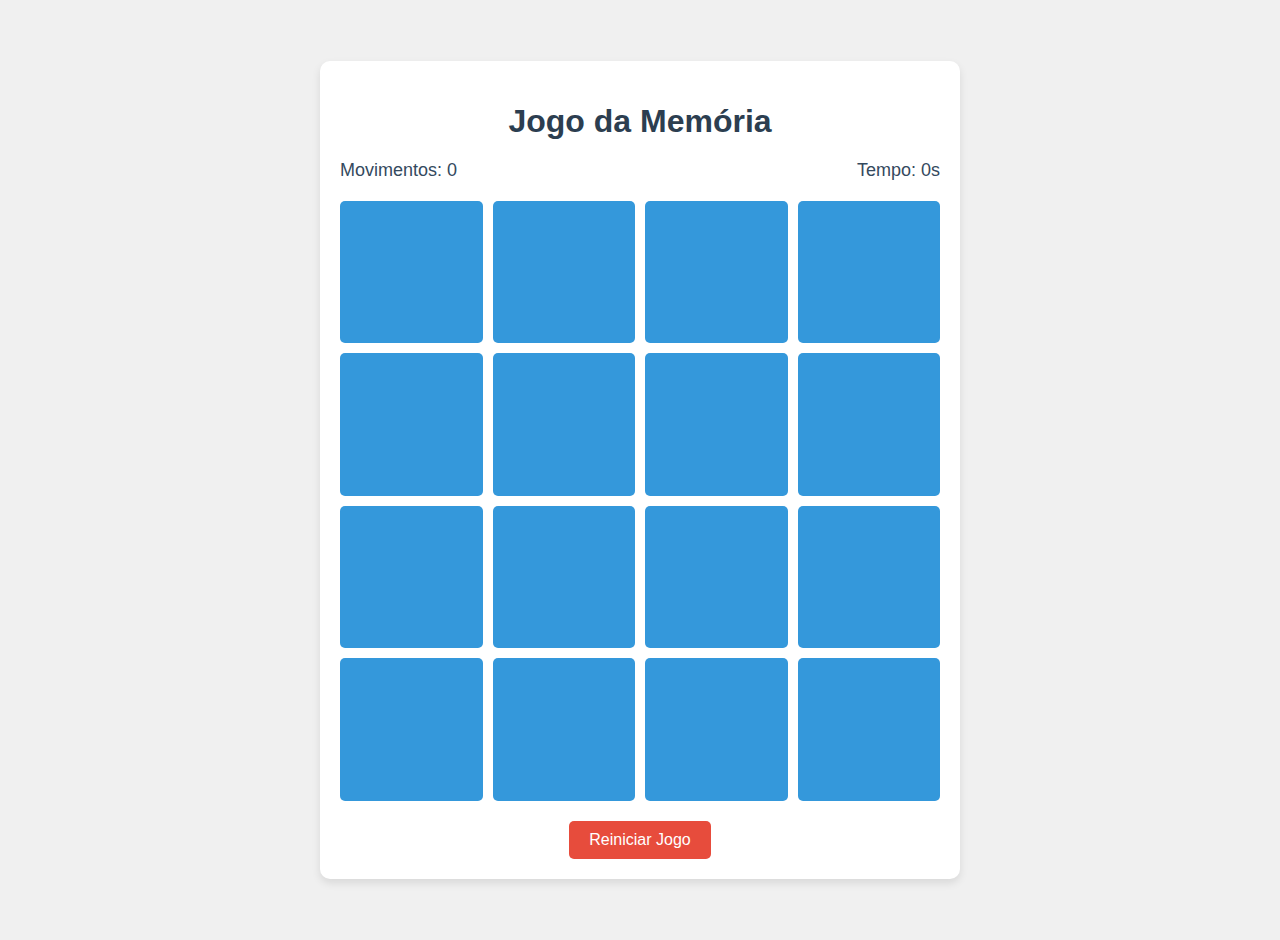
<file: jogo_da_memoria/index.html>
<!DOCTYPE html>
<html lang="pt-BR">
<head>
    <meta charset="UTF-8">
    <meta name="viewport" content="width=device-width, initial-scale=1.0">
    <title>Jogo da Memória</title>
    <link rel="stylesheet" href="index.css">
</head>
<body>
    <div class="game-container">
        <h1>Jogo da Memória</h1>
        <div class="stats">
            <span id="moves">Movimentos: 0</span>
            <span id="timer">Tempo: 0s</span>
        </div>
        <div class="memory-grid" id="game-board"></div>
        <button id="reset-btn">Reiniciar Jogo</button>
    </div>
    <script src="inde.js"></script>
</body>
</html>
</file>
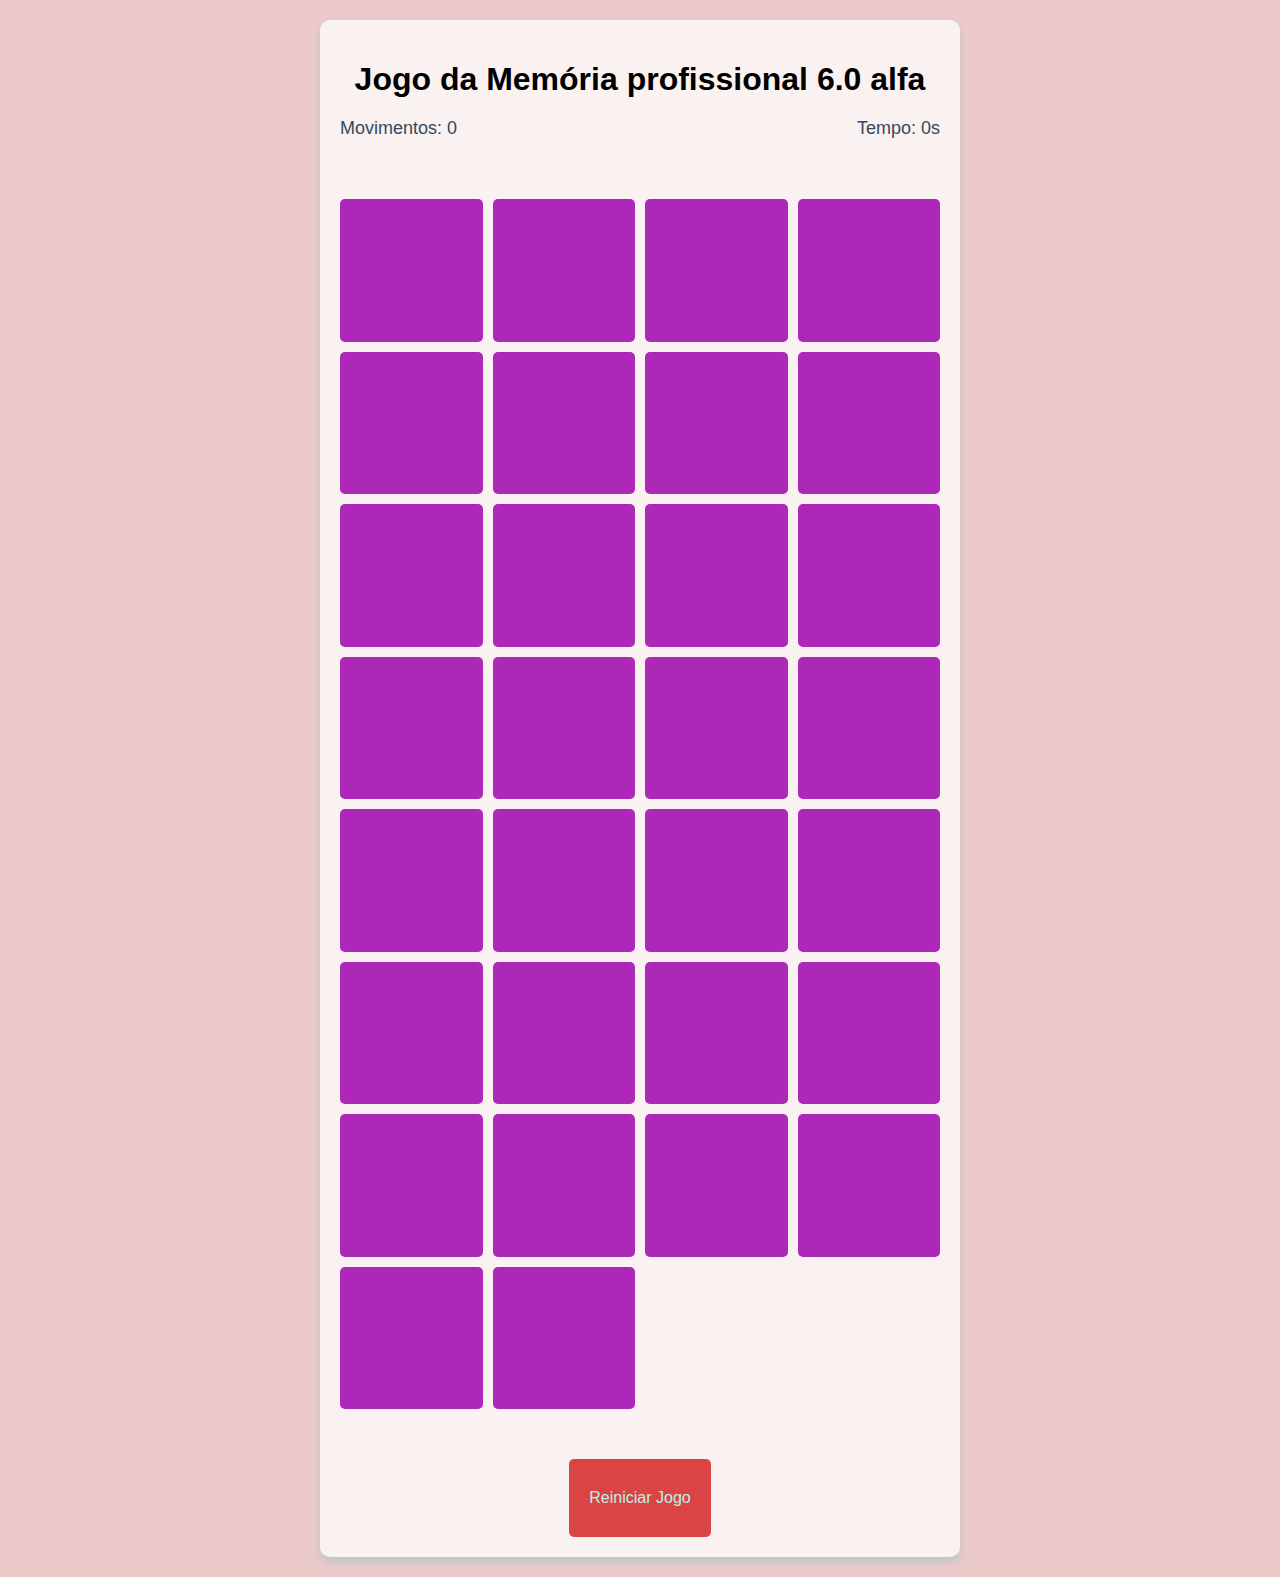
<file: jogo-da-memoria-main/jogo_da_memoria/index.html>
<!DOCTYPE html>
<html lang="pt-BR">
<head>
    <meta charset="UTF-8">
    <meta name="viewport" content="width=device-width, initial-scale=1.0">
    <title>Jogo da Memória 6.0</title>
    <link rel="stylesheet" href="index.css">
</head>
<body>
    <div class="game-container">
        <h1>Jogo da Memória profissional 6.0 alfa</h1>
        <div class="stats">
            <span id="moves">Movimentos: 0</span>
            <span id="timer">Tempo: 10s</span>
        </div>
        <div class="memory-grid" id="game-board"></div>
        <button id="reset-btn">Reiniciar Jogo</button>
    </div>
    <script src="inde.js"></script>
</body>
</html>
</file>
<file: jogo_da_memoria/index.css>
body {
    font-family: 'Arial', sans-serif;
    background-color: #f0f0f0;
    display: flex;
    justify-content: center;
    align-items: center;
    min-height: 100vh;
    margin: 0;
    padding: 20px;
}

.game-container {
    background-color: white;
    border-radius: 10px;
    box-shadow: 0 4px 8px rgba(0, 0, 0, 0.1);
    padding: 20px;
    text-align: center;
    max-width: 600px;
    width: 100%;
}

h1 {
    color: #2c3e50;
    margin-bottom: 20px;
}

.stats {
    display: flex;
    justify-content: space-between;
    margin-bottom: 20px;
    font-size: 18px;
    color: #34495e;
}

.memory-grid {
    display: grid;
    grid-template-columns: repeat(4, 1fr);
    gap: 10px;
    margin-bottom: 20px;
}

.card {
    aspect-ratio: 1;
    background-color: #3498db;
    border-radius: 5px;
    display: flex;
    justify-content: center;
    align-items: center;
    font-size: 24px;
    color: white;
    cursor: pointer;
    transition: all 0.3s ease;
    transform-style: preserve-3d;
    position: relative;
}

.card.flipped {
    background-color: #f1c40f;
    transform: rotateY(180deg);
}

.card.matched {
    background-color: #2ecc71;
    cursor: default;
}

#reset-btn {
    background-color: #e74c3c;
    color: white;
    border: none;
    padding: 10px 20px;
    font-size: 16px;
    border-radius: 5px;
    cursor: pointer;
    transition: background-color 0.3s;
}

#reset-btn:hover {
    background-color: #c0392b;
}
</file>
<file: jogo-da-memoria-main/jogo_da_memoria/index.css>
body {
    font-family: 'Arial', sans-serif;
    background-color: #eccaca;
    display: flex;
    justify-content: center;
    align-items: center;
    min-height: 100vh;
    margin: 0;
    padding: 20px;
}

.game-container {
    background-color: rgb(250, 241, 241);
    border-radius: 10px;
    box-shadow: 0 4px 8px rgba(171, 197, 196, 0.836);
    padding: 20px;
    text-align: center;
    max-width: 600px;
    width: 100%;
}

h1 {
    color: #000000;
    margin-bottom: 20px;
}

.stats {
    display: flex;
    justify-content: space-between;
    margin-bottom: 60px;
    font-size: 18px;
    color: #34495e;
}

.memory-grid {
    display: grid;
    grid-template-columns: repeat(4, 1fr);
    gap: 10px;
    margin-bottom: 50px;
}

.card {
    aspect-ratio: 1;
    background-color: #ad28b9;
    border-radius: 5px;
    display: flex;
    justify-content: center;
    align-items: center;
    font-size: 100px;
    color: rgb(153, 132, 137);
    cursor: pointer;
    transition: all 0.3s ease;
    transform-style: preserve-3d;
    position: relative;
}

.card.flipped {
    background-color: #c7d2da;
    transform: rotateY(180deg);
}

.card.matched {
    background-color: #2ecc71;
    cursor: default;
}

#reset-btn {
    background-color: #db4444;
    color: rgb(189, 241, 228);
    border: none;
    padding: 30px 20px;
    font-size: 16px;
    border-radius: 5px;
    cursor: pointer;
    transition: background-color 0.3s;
}

#reset-btn:hover {
    background-color: #ddd7d6;
}
</file>
